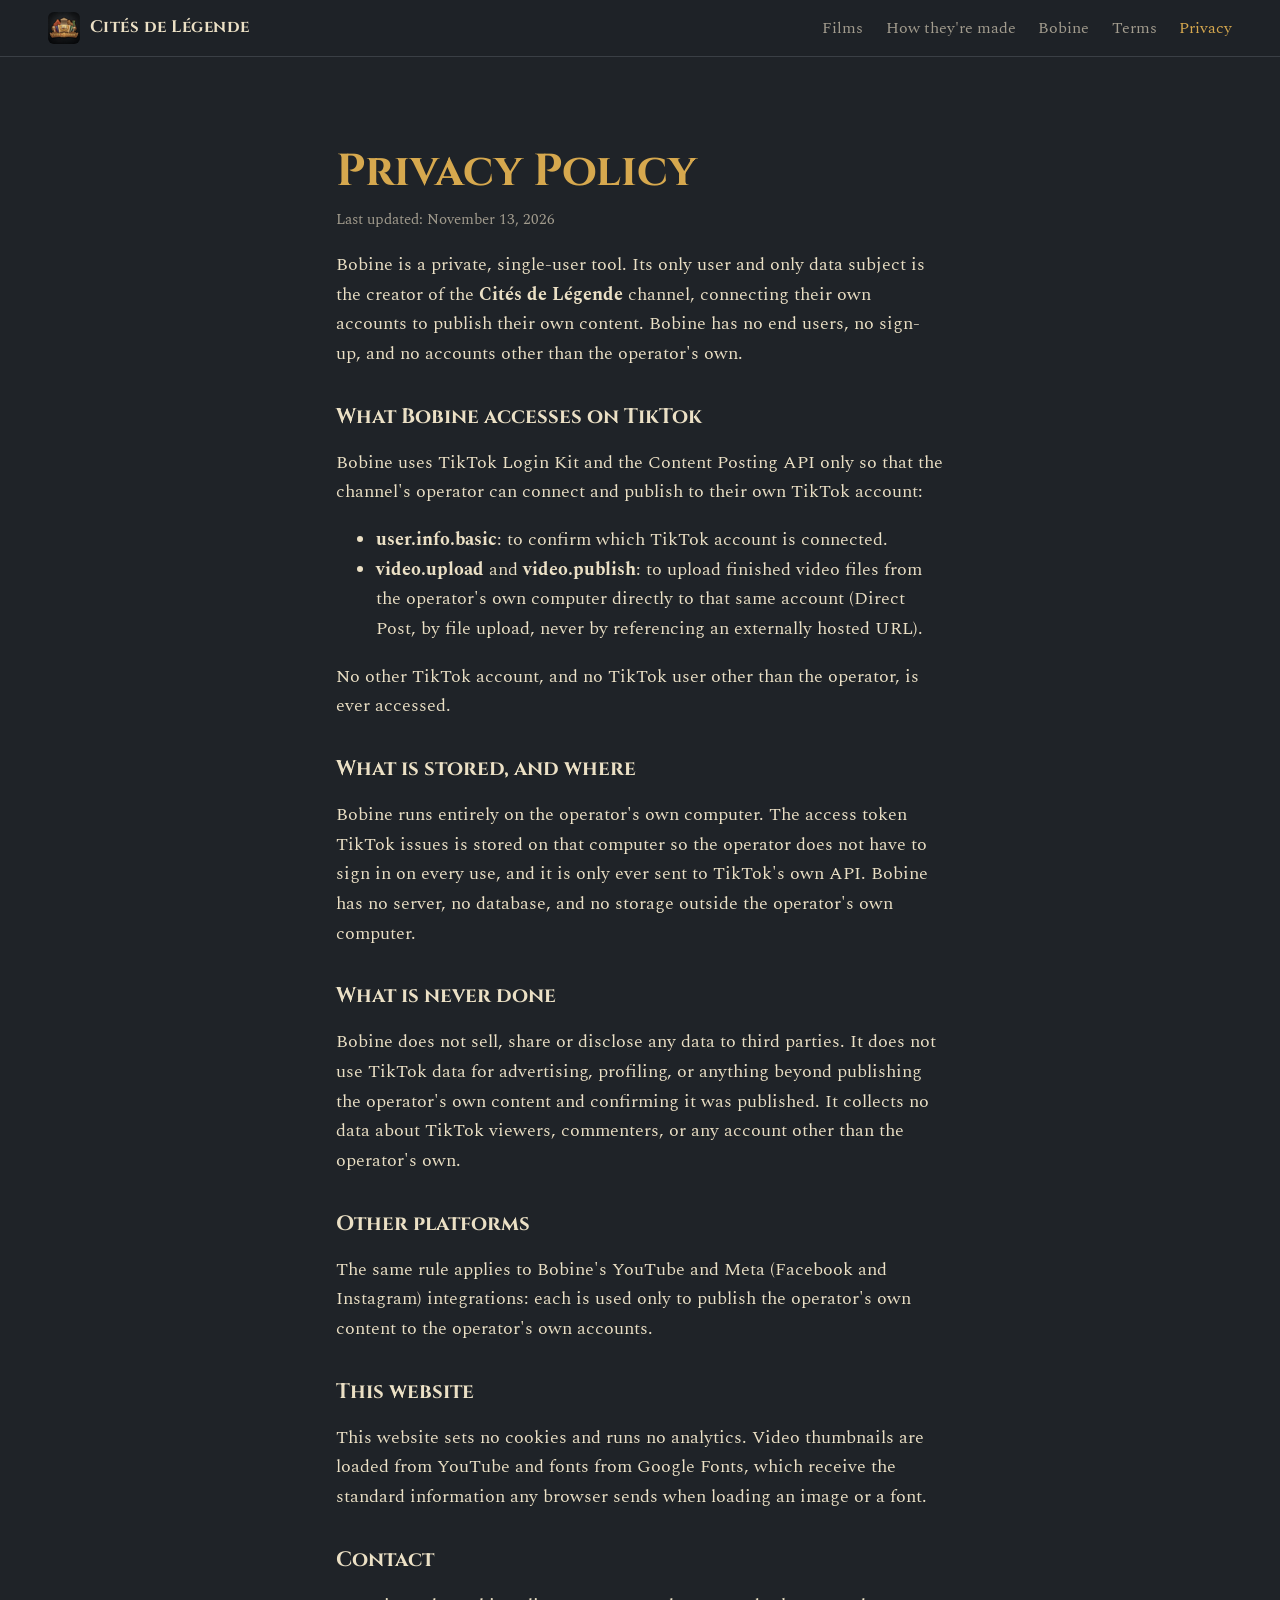
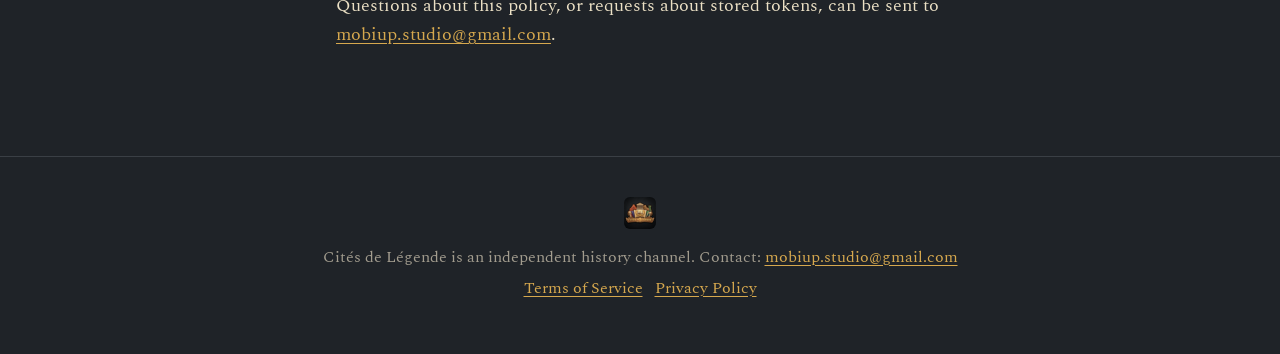
<file: privacy.html>
<!doctype html>
<html lang="en">
<head>
<meta charset="utf-8">
<meta name="viewport" content="width=device-width, initial-scale=1">
<title>Privacy Policy | Cités de Légende</title>
<meta name="description" content="Privacy Policy for Bobine, the production and publishing tool of Cités de Légende.">
<link rel="icon" href="favicon.ico" sizes="any">
<link rel="icon" type="image/png" sizes="32x32" href="favicon-32.png">
<link rel="icon" type="image/png" sizes="16x16" href="favicon-16.png">
<link rel="apple-touch-icon" href="apple-touch-icon.png">
<meta property="og:title" content="Privacy Policy | Cités de Légende">
<meta property="og:description" content="Privacy Policy for Bobine, the production and publishing tool of Cités de Légende.">
<meta property="og:image" content="https://ghazidenden.github.io/cites-de-legende/img/logo-512.png">
<meta name="theme-color" content="#1f2328">
<link rel="preconnect" href="https://fonts.googleapis.com">
<link rel="preconnect" href="https://fonts.gstatic.com" crossorigin>
<link href="https://fonts.googleapis.com/css2?family=Cinzel:wght@500;700&family=Spectral:ital,wght@0,400;0,600;1,400&display=swap" rel="stylesheet">
<link rel="stylesheet" href="style.css">
</head>
<body><header class="barre">
  <a class="marque" href="index.html">
    <img src="favicon-32.png" srcset="apple-touch-icon.png 2x" width="32" height="32" alt="">
    <span>Cités de Légende</span>
  </a>
  <nav aria-label="Main">
      <a href="index.html#films">Films</a>
      <a href="index.html#making">How they're made</a>
      <a href="index.html#bobine">Bobine</a>
      <a href="terms.html">Terms</a>
      <a href="privacy.html" aria-current="page">Privacy</a>
  </nav>
</header>
<main class="section etroite legale">
  <h1>Privacy Policy</h1>
  <p class="maj">Last updated: November 13, 2026</p>
  <p>Bobine is a private, single-user tool. Its only user and only data subject is the
  creator of the <strong>Cités de Légende</strong> channel, connecting their own accounts
  to publish their own content. Bobine has no end users, no sign-up, and no accounts other
  than the operator's own.</p>

  <h2>What Bobine accesses on TikTok</h2>
  <p>Bobine uses TikTok Login Kit and the Content Posting API only so that the channel's
  operator can connect and publish to their own TikTok account:</p>
  <ul>
    <li><strong>user.info.basic</strong>: to confirm which TikTok account is connected.</li>
    <li><strong>video.upload</strong> and <strong>video.publish</strong>: to upload finished
    video files from the operator's own computer directly to that same account (Direct
    Post, by file upload, never by referencing an externally hosted URL).</li>
  </ul>
  <p>No other TikTok account, and no TikTok user other than the operator, is ever
  accessed.</p>

  <h2>What is stored, and where</h2>
  <p>Bobine runs entirely on the operator's own computer. The access token TikTok issues is
  stored on that computer so the operator does not have to sign in on every use, and it is
  only ever sent to TikTok's own API. Bobine has no server, no database, and no storage
  outside the operator's own computer.</p>

  <h2>What is never done</h2>
  <p>Bobine does not sell, share or disclose any data to third parties. It does not use
  TikTok data for advertising, profiling, or anything beyond publishing the operator's own
  content and confirming it was published. It collects no data about TikTok viewers,
  commenters, or any account other than the operator's own.</p>

  <h2>Other platforms</h2>
  <p>The same rule applies to Bobine's YouTube and Meta (Facebook and Instagram)
  integrations: each is used only to publish the operator's own content to the operator's
  own accounts.</p>

  <h2>This website</h2>
  <p>This website sets no cookies and runs no analytics. Video thumbnails are loaded from
  YouTube and fonts from Google Fonts, which receive the standard information any browser
  sends when loading an image or a font.</p>

  <h2>Contact</h2>
  <p>Questions about this policy, or requests about stored tokens, can be sent to
  <a href="mailto:mobiup.studio@gmail.com">mobiup.studio@gmail.com</a>.</p>
</main>
<footer class="pied">
  <img src="favicon-32.png" srcset="apple-touch-icon.png 2x" width="32" height="32" alt="">
  <p>Cités de Légende is an independent history channel.
  Contact: <a href="mailto:mobiup.studio@gmail.com">mobiup.studio@gmail.com</a></p>
  <p><a href="terms.html">Terms of Service</a> &nbsp; <a href="privacy.html">Privacy Policy</a></p>
</footer>
</body>
</html>
</file>
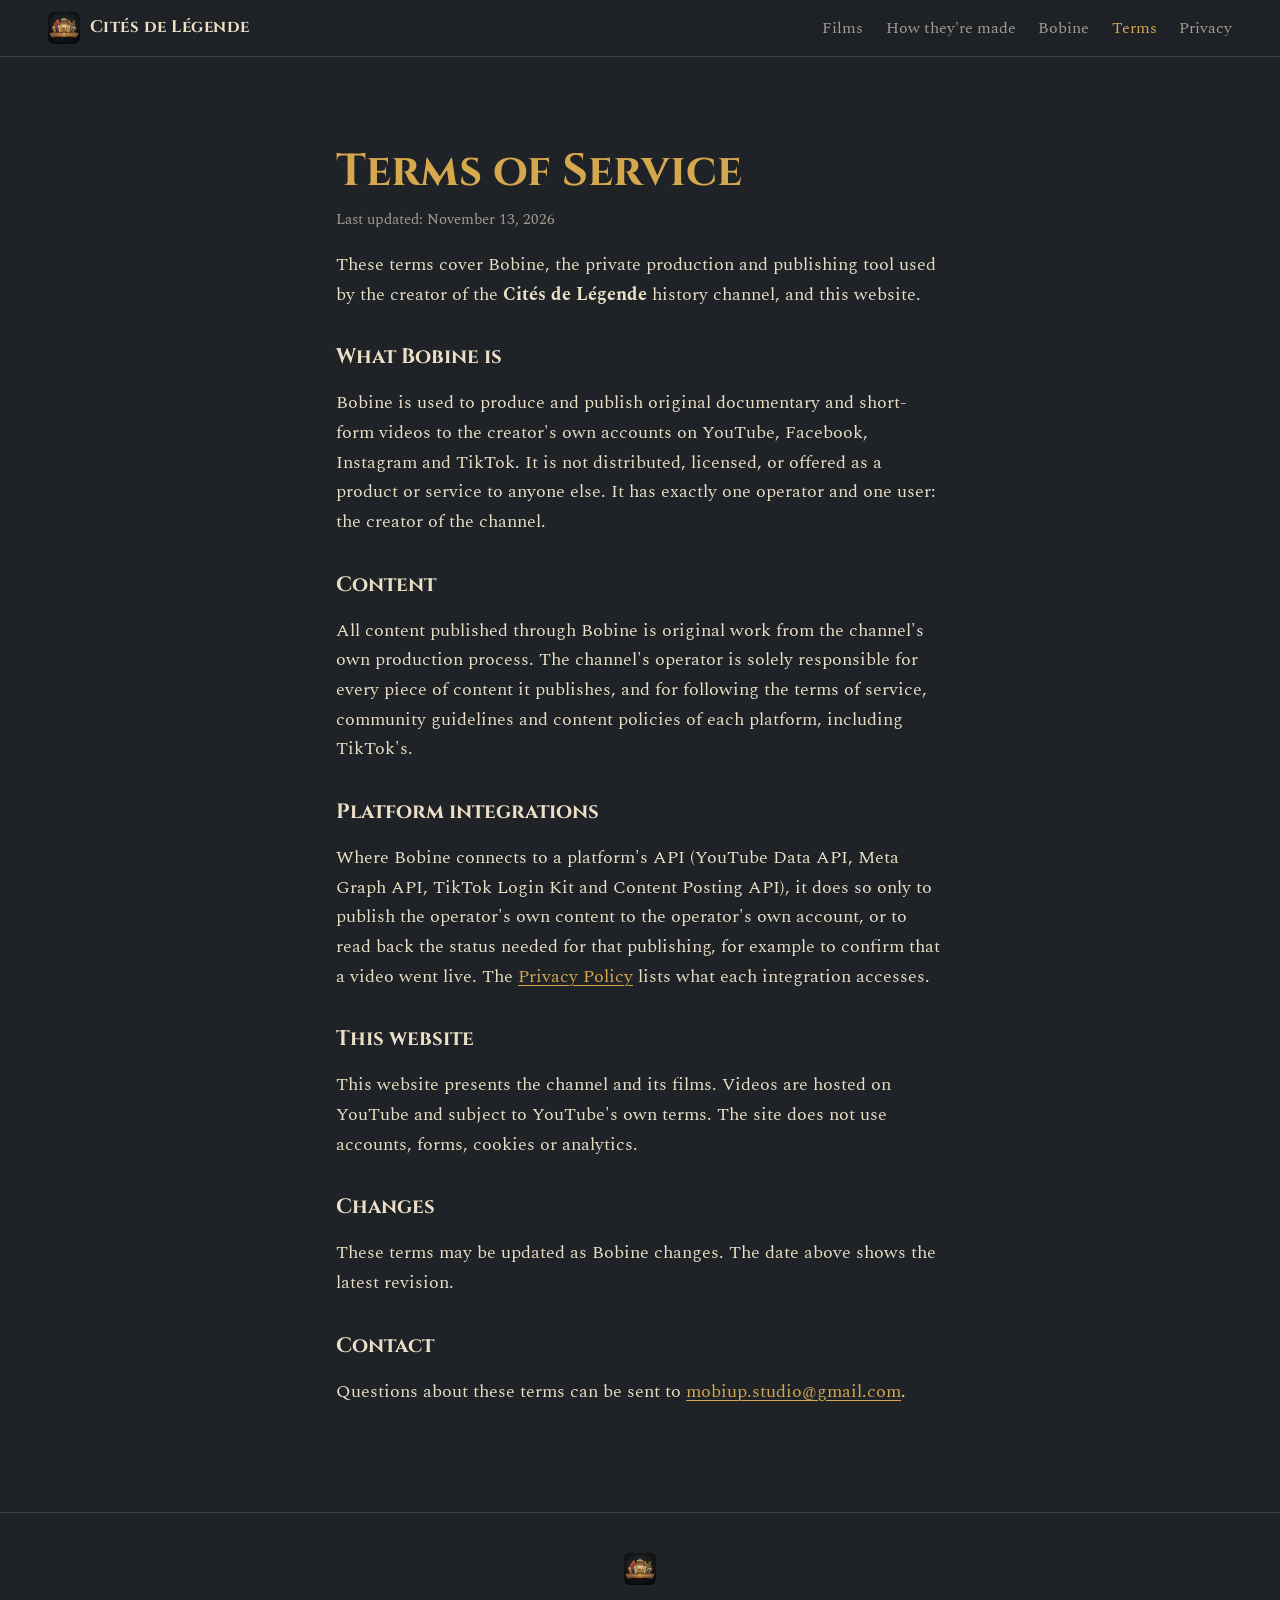
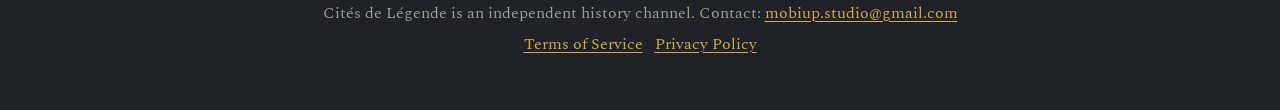
<file: terms.html>
<!doctype html>
<html lang="en">
<head>
<meta charset="utf-8">
<meta name="viewport" content="width=device-width, initial-scale=1">
<title>Terms of Service | Cités de Légende</title>
<meta name="description" content="Terms of Service for Bobine, the production and publishing tool of Cités de Légende.">
<link rel="icon" href="favicon.ico" sizes="any">
<link rel="icon" type="image/png" sizes="32x32" href="favicon-32.png">
<link rel="icon" type="image/png" sizes="16x16" href="favicon-16.png">
<link rel="apple-touch-icon" href="apple-touch-icon.png">
<meta property="og:title" content="Terms of Service | Cités de Légende">
<meta property="og:description" content="Terms of Service for Bobine, the production and publishing tool of Cités de Légende.">
<meta property="og:image" content="https://ghazidenden.github.io/cites-de-legende/img/logo-512.png">
<meta name="theme-color" content="#1f2328">
<link rel="preconnect" href="https://fonts.googleapis.com">
<link rel="preconnect" href="https://fonts.gstatic.com" crossorigin>
<link href="https://fonts.googleapis.com/css2?family=Cinzel:wght@500;700&family=Spectral:ital,wght@0,400;0,600;1,400&display=swap" rel="stylesheet">
<link rel="stylesheet" href="style.css">
</head>
<body><header class="barre">
  <a class="marque" href="index.html">
    <img src="favicon-32.png" srcset="apple-touch-icon.png 2x" width="32" height="32" alt="">
    <span>Cités de Légende</span>
  </a>
  <nav aria-label="Main">
      <a href="index.html#films">Films</a>
      <a href="index.html#making">How they're made</a>
      <a href="index.html#bobine">Bobine</a>
      <a href="terms.html" aria-current="page">Terms</a>
      <a href="privacy.html">Privacy</a>
  </nav>
</header>
<main class="section etroite legale">
  <h1>Terms of Service</h1>
  <p class="maj">Last updated: November 13, 2026</p>
  <p>These terms cover Bobine, the private production and publishing tool used by the
  creator of the <strong>Cités de Légende</strong> history channel, and this website.</p>

  <h2>What Bobine is</h2>
  <p>Bobine is used to produce and publish original documentary and short-form videos to
  the creator's own accounts on YouTube, Facebook, Instagram and TikTok. It is not
  distributed, licensed, or offered as a product or service to anyone else. It has exactly
  one operator and one user: the creator of the channel.</p>

  <h2>Content</h2>
  <p>All content published through Bobine is original work from the channel's own
  production process. The channel's operator is solely responsible for every piece of
  content it publishes, and for following the terms of service, community guidelines and
  content policies of each platform, including TikTok's.</p>

  <h2>Platform integrations</h2>
  <p>Where Bobine connects to a platform's API (YouTube Data API, Meta Graph API, TikTok
  Login Kit and Content Posting API), it does so only to publish the operator's own content
  to the operator's own account, or to read back the status needed for that publishing, for
  example to confirm that a video went live. The <a href="privacy.html">Privacy Policy</a>
  lists what each integration accesses.</p>

  <h2>This website</h2>
  <p>This website presents the channel and its films. Videos are hosted on YouTube and
  subject to YouTube's own terms. The site does not use accounts, forms, cookies or
  analytics.</p>

  <h2>Changes</h2>
  <p>These terms may be updated as Bobine changes. The date above shows the latest
  revision.</p>

  <h2>Contact</h2>
  <p>Questions about these terms can be sent to
  <a href="mailto:mobiup.studio@gmail.com">mobiup.studio@gmail.com</a>.</p>
</main>
<footer class="pied">
  <img src="favicon-32.png" srcset="apple-touch-icon.png 2x" width="32" height="32" alt="">
  <p>Cités de Légende is an independent history channel.
  Contact: <a href="mailto:mobiup.studio@gmail.com">mobiup.studio@gmail.com</a></p>
  <p><a href="terms.html">Terms of Service</a> &nbsp; <a href="privacy.html">Privacy Policy</a></p>
</footer>
</body>
</html>
</file>
<file: style.css>
:root {
  --cuir: #1f2328;
  --cuir-clair: #282d33;
  --filet: #3a3f45;
  --parchemin: #ebe0c5;
  --sourdine: #a29c8e;
  --or: #d6a84e;
  --or-patine: #9c7431;
  --gravure: "Cinzel", "Trajan Pro", Georgia, serif;
  --texte: "Spectral", Georgia, "Times New Roman", serif;
}

* { box-sizing: border-box; }

html { scroll-behavior: smooth; }
@media (prefers-reduced-motion: reduce) { html { scroll-behavior: auto; } }

body {
  margin: 0;
  background: var(--cuir);
  color: var(--parchemin);
  font-family: var(--texte);
  font-size: 1.125rem;
  line-height: 1.65;
  -webkit-font-smoothing: antialiased;
}

img { max-width: 100%; height: auto; display: block; }

a { color: var(--or); text-underline-offset: 0.18em; text-decoration-thickness: 1px; }
a:hover { color: var(--parchemin); }
:focus-visible { outline: 2px solid var(--or); outline-offset: 3px; border-radius: 2px; }

h1, h2, h3 { font-family: var(--gravure); font-weight: 700; line-height: 1.2; margin: 0; }

/* Barre */
.barre {
  position: sticky;
  top: 0;
  z-index: 10;
  display: flex;
  align-items: center;
  justify-content: space-between;
  flex-wrap: wrap;
  gap: 0.5rem 2rem;
  padding: 0.75rem clamp(1rem, 4vw, 3rem);
  background: rgba(31, 35, 40, 0.94);
  backdrop-filter: blur(6px);
  border-bottom: 1px solid var(--filet);
}
.marque {
  display: flex;
  align-items: center;
  gap: 0.6rem;
  color: var(--parchemin);
  text-decoration: none;
  font-family: var(--gravure);
  font-weight: 700;
  font-size: 1.05rem;
  letter-spacing: 0.03em;
}
.marque img { border-radius: 6px; }
.barre nav { display: flex; flex-wrap: wrap; gap: 0.25rem 1.4rem; }
.barre nav a {
  color: var(--sourdine);
  text-decoration: none;
  font-size: 1rem;
}
.barre nav a:hover, .barre nav a[aria-current="page"] { color: var(--or); }

/* Hero */
.hero {
  display: grid;
  grid-template-columns: minmax(0, 26rem) minmax(0, 34rem);
  justify-content: center;
  align-items: center;
  gap: clamp(2rem, 5vw, 4.5rem);
  padding: clamp(2.5rem, 7vw, 6rem) clamp(1rem, 4vw, 3rem);
}
.hero-logo {
  width: 100%;
  border-radius: 18px;
  box-shadow: 0 30px 60px -30px rgba(0, 0, 0, 0.8);
}
.hero h1 {
  font-size: clamp(2.4rem, 5.5vw, 4rem);
  color: var(--or);
  letter-spacing: 0.02em;
  margin-bottom: 1.25rem;
}
.accroche {
  font-size: 1.4rem;
  line-height: 1.45;
  margin: 0 0 1rem;
}
.hero-texte > p:not(.accroche) { color: var(--sourdine); margin: 0 0 1.75rem; }
.comptes {
  list-style: none;
  margin: 0;
  padding: 0;
  display: flex;
  flex-wrap: wrap;
  gap: 0.6rem;
}
.comptes a {
  display: inline-block;
  padding: 0.45rem 1rem;
  border: 1px solid var(--or-patine);
  border-radius: 999px;
  text-decoration: none;
  font-size: 1rem;
}
.comptes a:hover { background: var(--or); color: var(--cuir); border-color: var(--or); }

/* Sections */
.section {
  padding: clamp(3rem, 7vw, 5.5rem) clamp(1rem, 4vw, 3rem);
  border-top: 1px solid var(--filet);
  max-width: 72rem;
  margin: 0 auto;
}
.section.etroite { max-width: calc(38rem + 2 * clamp(1rem, 4vw, 3rem)); }
.section h2 {
  font-size: clamp(1.7rem, 3.5vw, 2.3rem);
  color: var(--or);
  margin-bottom: 1rem;
}
.section h3 { font-size: 1.15rem; margin: 2rem 0 0.5rem; }
.section-tete { margin-bottom: 2.5rem; }
.section-tete p { color: var(--sourdine); margin: 0; }

/* Index des cités : le nom gravé est l'élément fort */
.index-cites { display: grid; gap: 0; }
.cite {
  display: grid;
  grid-template-columns: minmax(0, 20rem) minmax(0, 1fr);
  gap: clamp(1.25rem, 3vw, 2.5rem);
  align-items: start;
  padding: 2rem 0;
  border-bottom: 1px solid var(--filet);
}
.cite:first-child { padding-top: 0; }
.cite-image img {
  aspect-ratio: 16 / 9;
  object-fit: cover;
  width: 100%;
  border-radius: 8px;
  filter: saturate(0.9);
}
.cite-image:hover img { filter: none; }
.cite h3 {
  margin: 0;
  font-size: clamp(1.8rem, 4vw, 2.6rem);
  font-weight: 500;
  letter-spacing: 0.04em;
  color: var(--parchemin);
}
.contexte { color: var(--or-patine); font-style: italic; margin: 0.2rem 0 0.6rem; }
.cite-texte > p:not(.contexte) { margin: 0 0 0.9rem; max-width: 40rem; }
.versions { list-style: none; margin: 0; padding: 0; display: grid; gap: 0.35rem; }
.versions li { display: grid; grid-template-columns: 6.5rem 1fr; gap: 0.75rem; }
.langue { color: var(--sourdine); font-size: 0.95rem; }

/* Étapes : une vraie séquence */
.etapes { list-style: none; counter-reset: etape; margin: 2rem 0 0; padding: 0; }
.etapes li {
  counter-increment: etape;
  position: relative;
  padding: 0 0 1.75rem 3.5rem;
  border-left: 1px solid var(--filet);
  margin-left: 1.1rem;
}
.etapes li:last-child { border-left-color: transparent; padding-bottom: 0; }
.etapes li::before {
  content: counter(etape);
  position: absolute;
  left: -1.1rem;
  top: -0.1rem;
  width: 2.2rem;
  height: 2.2rem;
  display: grid;
  place-items: center;
  border-radius: 50%;
  background: var(--cuir);
  border: 1px solid var(--or-patine);
  color: var(--or);
  font-family: var(--gravure);
  font-weight: 700;
}
.etapes h3 { margin: 0 0 0.3rem; }
.etapes p { margin: 0; color: var(--sourdine); }

.usage { padding-left: 1.2rem; }
.usage li { margin-bottom: 0.5rem; }

/* Pages légales */
.legale { border-top: 0; }
.legale h1 { font-size: clamp(2rem, 4.5vw, 2.8rem); color: var(--or); }
.legale h2 { font-size: 1.3rem; margin: 2.25rem 0 0.5rem; color: var(--parchemin); }
.maj { color: var(--sourdine); font-size: 0.95rem; margin-top: 0.5rem; }

/* Pied */
.pied {
  border-top: 1px solid var(--filet);
  padding: 2.5rem clamp(1rem, 4vw, 3rem) 3rem;
  text-align: center;
  color: var(--sourdine);
  font-size: 1rem;
}
.pied img { margin: 0 auto 0.9rem; border-radius: 6px; }
.pied p { margin: 0.3rem 0; }

@media (max-width: 760px) {
  body { font-size: 1.0625rem; }
  .hero { grid-template-columns: minmax(0, 1fr); }
  .hero-logo { max-width: 18rem; margin: 0 auto; }
  .cite { grid-template-columns: minmax(0, 1fr); }
  .versions li { grid-template-columns: minmax(0, 1fr); gap: 0; }
  .barre { position: static; }
}
</file>
